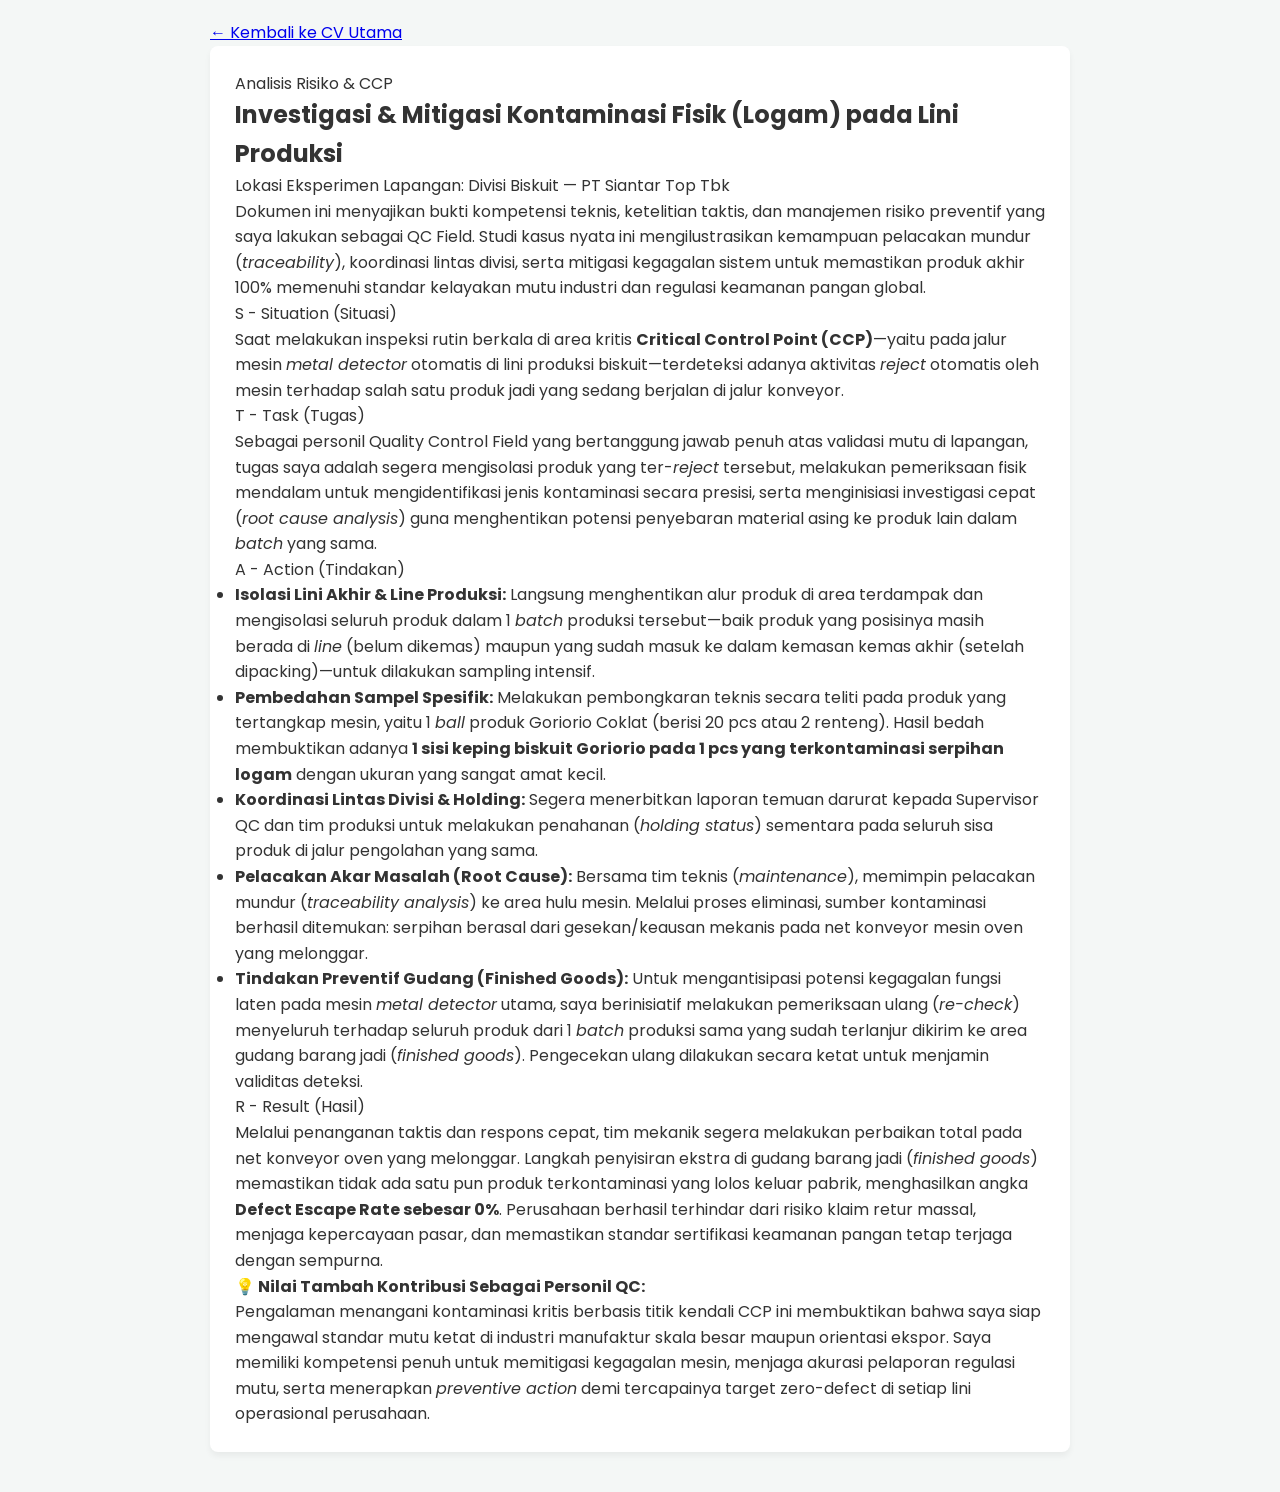
<file: portfolio.html>
<!doctype html>
<html lang="id">
  <head>
    <meta charset="UTF-8" />
    <meta name="viewport" content="width=device-width, initial-scale=1.0" />
    <title>Portofolio Mutu & Keamanan Pangan - Akmal Fahrayzi</title>

    <link rel="stylesheet" href="style.css" />
    <link
      href="https://fonts.googleapis.com/css2?family=Poppins:wght@300;400;500;600;700&display=swap"
      rel="stylesheet"
    />
  </head>
  <body>
    <div class="container portfolio-container">
      <a href="index.html" class="portfolio-back-btn">← Kembali ke CV Utama</a>

      <div class="card portfolio-main-card">
        <div class="portfolio-header">
          <span class="portfolio-badge">Analisis Risiko & CCP</span>
          <h2>
            Investigasi & Mitigasi Kontaminasi Fisik (Logam) pada Lini Produksi
          </h2>
          <p class="portfolio-meta">
            Lokasi Eksperimen Lapangan: Divisi Biskuit — PT Siantar Top Tbk
          </p>
        </div>

        <p class="portfolio-intro">
          Dokumen ini menyajikan bukti kompetensi teknis, ketelitian taktis, dan
          manajemen risiko preventif yang saya lakukan sebagai QC Field. Studi
          kasus nyata ini mengilustrasikan kemampuan pelacakan mundur
          (<em>traceability</em>), koordinasi lintas divisi, serta mitigasi
          kegagalan sistem untuk memastikan produk akhir 100% memenuhi standar
          kelayakan mutu industri dan regulasi keamanan pangan global.
        </p>

        <div class="star-grid">
          <div class="star-box border-navy">
            <span class="star-label label-navy">S - Situation (Situasi)</span>
            <p>
              Saat melakukan inspeksi rutin berkala di area kritis
              <strong>Critical Control Point (CCP)</strong>—yaitu pada jalur
              mesin <em>metal detector</em> otomatis di lini produksi
              biskuit—terdeteksi adanya aktivitas <em>reject</em> otomatis oleh
              mesin terhadap salah satu produk jadi yang sedang berjalan di
              jalur konveyor.
            </p>
          </div>

          <div class="star-box border-navy">
            <span class="star-label label-navy">T - Task (Tugas)</span>
            <p>
              Sebagai personil Quality Control Field yang bertanggung jawab
              penuh atas validasi mutu di lapangan, tugas saya adalah segera
              mengisolasi produk yang ter-<em>reject</em> tersebut, melakukan
              pemeriksaan fisik mendalam untuk mengidentifikasi jenis
              kontaminasi secara presisi, serta menginisiasi investigasi cepat
              (<em>root cause analysis</em>) guna menghentikan potensi
              penyebaran material asing ke produk lain dalam <em>batch</em> yang
              sama.
            </p>
          </div>

          <div class="star-box border-navy">
            <span class="star-label label-navy">A - Action (Tindakan)</span>
            <ul class="star-action-list">
              <li>
                <strong>Isolasi Lini Akhir &amp; Line Produksi:</strong>
                Langsung menghentikan alur produk di area terdampak dan
                mengisolasi seluruh produk dalam 1 <em>batch</em> produksi
                tersebut—baik produk yang posisinya masih berada di
                <em>line</em> (belum dikemas) maupun yang sudah masuk ke dalam
                kemasan kemas akhir (setelah dipacking)—untuk dilakukan sampling
                intensif.
              </li>
              <li>
                <strong>Pembedahan Sampel Spesifik:</strong> Melakukan
                pembongkaran teknis secara teliti pada produk yang tertangkap
                mesin, yaitu 1 <em>ball</em> produk Goriorio Coklat (berisi 20
                pcs atau 2 renteng). Hasil bedah membuktikan adanya
                <strong
                  >1 sisi keping biskuit Goriorio pada 1 pcs yang terkontaminasi
                  serpihan logam</strong
                >
                dengan ukuran yang sangat amat kecil.
              </li>
              <li>
                <strong>Koordinasi Lintas Divisi &amp; Holding:</strong> Segera
                menerbitkan laporan temuan darurat kepada Supervisor QC dan tim
                produksi untuk melakukan penahanan (<em>holding status</em>)
                sementara pada seluruh sisa produk di jalur pengolahan yang
                sama.
              </li>
              <li>
                <strong>Pelacakan Akar Masalah (Root Cause):</strong> Bersama
                tim teknis (<em>maintenance</em>), memimpin pelacakan mundur
                (<em>traceability analysis</em>) ke area hulu mesin. Melalui
                proses eliminasi, sumber kontaminasi berhasil ditemukan:
                serpihan berasal dari gesekan/keausan mekanis pada net konveyor
                mesin oven yang melonggar.
              </li>
              <li>
                <strong>Tindakan Preventif Gudang (Finished Goods):</strong>
                Untuk mengantisipasi potensi kegagalan fungsi laten pada mesin
                <em>metal detector</em> utama, saya berinisiatif melakukan
                pemeriksaan ulang (<em>re-check</em>) menyeluruh terhadap
                seluruh produk dari 1 <em>batch</em> produksi sama yang sudah
                terlanjur dikirim ke area gudang barang jadi (<em
                  >finished goods</em
                >). Pengecekan ulang dilakukan secara ketat untuk menjamin
                validitas deteksi.
              </li>
            </ul>
          </div>

          <div class="star-box border-orange">
            <span class="star-label label-orange">R - Result (Hasil)</span>
            <p>
              Melalui penanganan taktis dan respons cepat, tim mekanik segera
              melakukan perbaikan total pada net konveyor oven yang melonggar.
              Langkah penyisiran ekstra di gudang barang jadi (<em
                >finished goods</em
              >) memastikan tidak ada satu pun produk terkontaminasi yang lolos
              keluar pabrik, menghasilkan angka
              <strong>Defect Escape Rate sebesar 0%</strong>. Perusahaan
              berhasil terhindar dari risiko klaim retur massal, menjaga
              kepercayaan pasar, dan memastikan standar sertifikasi keamanan
              pangan tetap terjaga dengan sempurna.
            </p>
          </div>
        </div>

        <div class="portfolio-value-box">
          <h4>💡 Nilai Tambah Kontribusi Sebagai Personil QC:</h4>
          <p>
            Pengalaman menangani kontaminasi kritis berbasis titik kendali CCP
            ini membuktikan bahwa saya siap mengawal standar mutu ketat di
            industri manufaktur skala besar maupun orientasi ekspor. Saya
            memiliki kompetensi penuh untuk memitigasi kegagalan mesin, menjaga
            akurasi pelaporan regulasi mutu, serta menerapkan
            <em>preventive action</em> demi tercapainya target zero-defect di
            setiap lini operasional perusahaan.
          </p>
        </div>
      </div>
    </div>

    <script src="script.js" defer></script>
  </body>
</html>
</file>
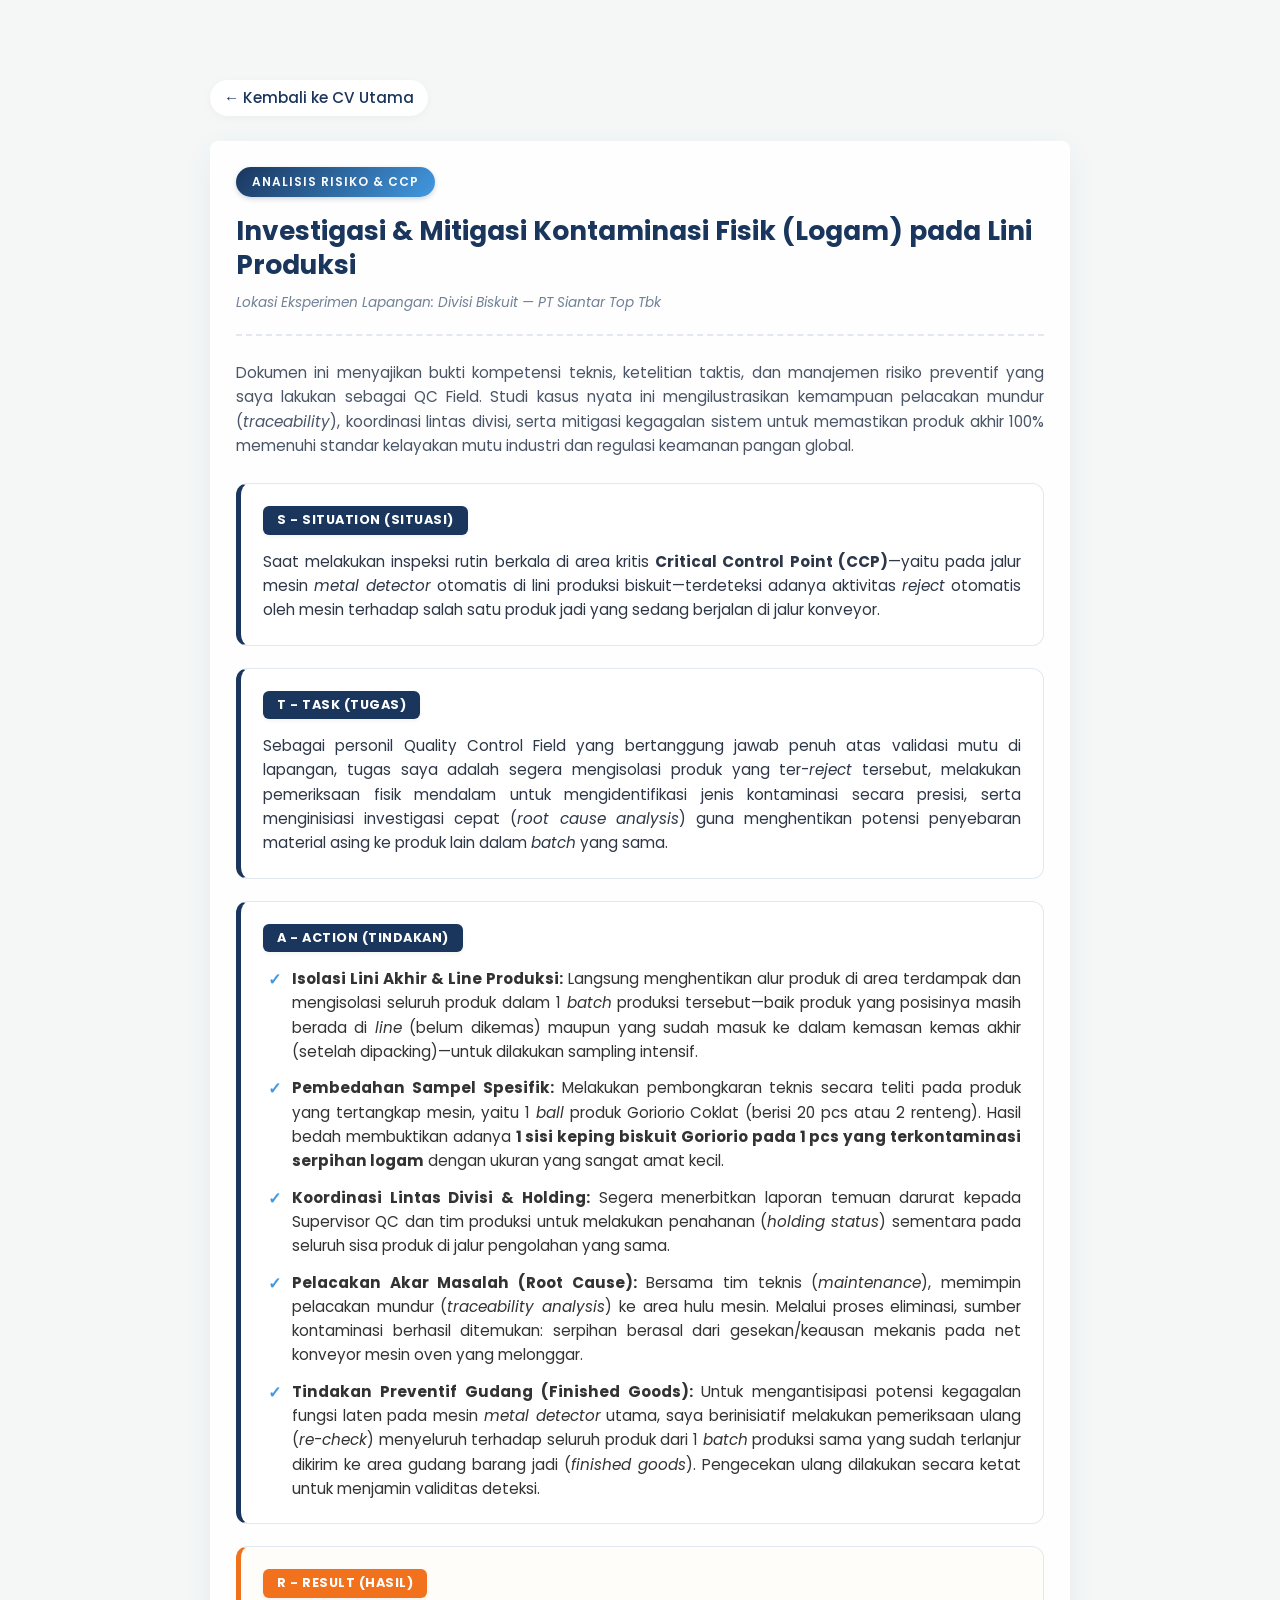
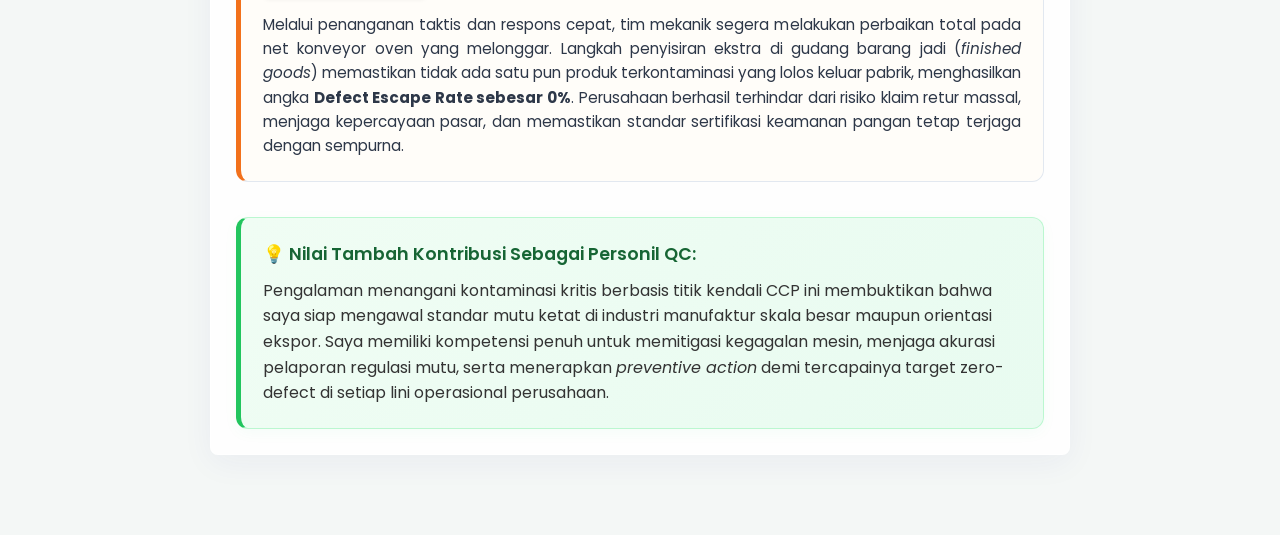
<file: portfolios/mitigasi-logam.html>
<!doctype html>
<html lang="id">
  <head>
    <meta charset="UTF-8" />
    <meta name="viewport" content="width=device-width, initial-scale=1.0" />
    <title>Portofolio Mutu & Keamanan Pangan - Akmal Fahrayzi</title>

    <link rel="stylesheet" href="portfolio-style.css" />
    <link
      href="https://fonts.googleapis.com/css2?family=Poppins:wght@300;400;500;600;700&display=swap"
      rel="stylesheet"
    />
  </head>
  <body>
    <div class="container portfolio-container">
      <a href="../index.html" class="portfolio-back-btn"
        >← Kembali ke CV Utama</a
      >

      <div class="card portfolio-main-card">
        <div class="portfolio-header">
          <span class="portfolio-badge">Analisis Risiko & CCP</span>
          <h2>
            Investigasi & Mitigasi Kontaminasi Fisik (Logam) pada Lini Produksi
          </h2>
          <p class="portfolio-meta">
            Lokasi Eksperimen Lapangan: Divisi Biskuit — PT Siantar Top Tbk
          </p>
        </div>

        <p class="portfolio-intro">
          Dokumen ini menyajikan bukti kompetensi teknis, ketelitian taktis, dan
          manajemen risiko preventif yang saya lakukan sebagai QC Field. Studi
          kasus nyata ini mengilustrasikan kemampuan pelacakan mundur
          (<em>traceability</em>), koordinasi lintas divisi, serta mitigasi
          kegagalan sistem untuk memastikan produk akhir 100% memenuhi standar
          kelayakan mutu industri dan regulasi keamanan pangan global.
        </p>

        <div class="star-grid">
          <div class="star-box border-navy">
            <span class="star-label label-navy">S - Situation (Situasi)</span>
            <p>
              Saat melakukan inspeksi rutin berkala di area kritis
              <strong>Critical Control Point (CCP)</strong>—yaitu pada jalur
              mesin <em>metal detector</em> otomatis di lini produksi
              biskuit—terdeteksi adanya aktivitas <em>reject</em> otomatis oleh
              mesin terhadap salah satu produk jadi yang sedang berjalan di
              jalur konveyor.
            </p>
          </div>

          <div class="star-box border-navy">
            <span class="star-label label-navy">T - Task (Tugas)</span>
            <p>
              Sebagai personil Quality Control Field yang bertanggung jawab
              penuh atas validasi mutu di lapangan, tugas saya adalah segera
              mengisolasi produk yang ter-<em>reject</em> tersebut, melakukan
              pemeriksaan fisik mendalam untuk mengidentifikasi jenis
              kontaminasi secara presisi, serta menginisiasi investigasi cepat
              (<em>root cause analysis</em>) guna menghentikan potensi
              penyebaran material asing ke produk lain dalam <em>batch</em> yang
              sama.
            </p>
          </div>

          <div class="star-box border-navy">
            <span class="star-label label-navy">A - Action (Tindakan)</span>
            <ul class="star-action-list">
              <li>
                <strong>Isolasi Lini Akhir &amp; Line Produksi:</strong>
                Langsung menghentikan alur produk di area terdampak dan
                mengisolasi seluruh produk dalam 1 <em>batch</em> produksi
                tersebut—baik produk yang posisinya masih berada di
                <em>line</em> (belum dikemas) maupun yang sudah masuk ke dalam
                kemasan kemas akhir (setelah dipacking)—untuk dilakukan sampling
                intensif.
              </li>
              <li>
                <strong>Pembedahan Sampel Spesifik:</strong> Melakukan
                pembongkaran teknis secara teliti pada produk yang tertangkap
                mesin, yaitu 1 <em>ball</em> produk Goriorio Coklat (berisi 20
                pcs atau 2 renteng). Hasil bedah membuktikan adanya
                <strong
                  >1 sisi keping biskuit Goriorio pada 1 pcs yang terkontaminasi
                  serpihan logam</strong
                >
                dengan ukuran yang sangat amat kecil.
              </li>
              <li>
                <strong>Koordinasi Lintas Divisi &amp; Holding:</strong> Segera
                menerbitkan laporan temuan darurat kepada Supervisor QC dan tim
                produksi untuk melakukan penahanan (<em>holding status</em>)
                sementara pada seluruh sisa produk di jalur pengolahan yang
                sama.
              </li>
              <li>
                <strong>Pelacakan Akar Masalah (Root Cause):</strong> Bersama
                tim teknis (<em>maintenance</em>), memimpin pelacakan mundur
                (<em>traceability analysis</em>) ke area hulu mesin. Melalui
                proses eliminasi, sumber kontaminasi berhasil ditemukan:
                serpihan berasal dari gesekan/keausan mekanis pada net konveyor
                mesin oven yang melonggar.
              </li>
              <li>
                <strong>Tindakan Preventif Gudang (Finished Goods):</strong>
                Untuk mengantisipasi potensi kegagalan fungsi laten pada mesin
                <em>metal detector</em> utama, saya berinisiatif melakukan
                pemeriksaan ulang (<em>re-check</em>) menyeluruh terhadap
                seluruh produk dari 1 <em>batch</em> produksi sama yang sudah
                terlanjur dikirim ke area gudang barang jadi (<em
                  >finished goods</em
                >). Pengecekan ulang dilakukan secara ketat untuk menjamin
                validitas deteksi.
              </li>
            </ul>
          </div>

          <div class="star-box border-orange">
            <span class="star-label label-orange">R - Result (Hasil)</span>
            <p>
              Melalui penanganan taktis dan respons cepat, tim mekanik segera
              melakukan perbaikan total pada net konveyor oven yang melonggar.
              Langkah penyisiran ekstra di gudang barang jadi (<em
                >finished goods</em
              >) memastikan tidak ada satu pun produk terkontaminasi yang lolos
              keluar pabrik, menghasilkan angka
              <strong>Defect Escape Rate sebesar 0%</strong>. Perusahaan
              berhasil terhindar dari risiko klaim retur massal, menjaga
              kepercayaan pasar, dan memastikan standar sertifikasi keamanan
              pangan tetap terjaga dengan sempurna.
            </p>
          </div>
        </div>

        <div class="portfolio-value-box">
          <h4>💡 Nilai Tambah Kontribusi Sebagai Personil QC:</h4>
          <p>
            Pengalaman menangani kontaminasi kritis berbasis titik kendali CCP
            ini membuktikan bahwa saya siap mengawal standar mutu ketat di
            industri manufaktur skala besar maupun orientasi ekspor. Saya
            memiliki kompetensi penuh untuk memitigasi kegagalan mesin, menjaga
            akurasi pelaporan regulasi mutu, serta menerapkan
            <em>preventive action</em> demi tercapainya target zero-defect di
            setiap lini operasional perusahaan.
          </p>
        </div>
      </div>
    </div>

    <script src="portfolio-script.js" defer></script>
  </body>
</html>
</file>
<file: style.css>
/* ==========================================================================
   1. ARCHITECTURE BASE & CORE SYSTEM (RESET & GLOBAL SETUP)
   ========================================================================== */
* {
  margin: 0;
  padding: 0;
  box-sizing: border-box; /* Mencegah padding dan border merusak layout total dimensi elemen */
}

html {
  scroll-behavior: smooth; /* Efek transisi gulir halus bawaan web browser saat melompat sauh */
}

body {
  font-family: "Poppins", sans-serif;
  background-color: #f4f7f6; /* Warna latar belakang abu-abu terang netral yang nyaman di mata */
  color: #333333;
  line-height: 1.6;
}

/* Pembungkus konten utama dengan batas lebar maksimal standar industri */
.container {
  max-width: 900px;
  margin: 0 auto;
  padding: 20px;
}

/* ==========================================================================
   2. STYLING NAVIGATION BAR (PREMIUM GLASSMORPHISM DESIGN)
   ========================================================================== */
.navbar {
  position: fixed;
  top: 0;
  width: 100%;
  background-color: rgba(
    255,
    255,
    255,
    0.8
  ); /* Transparansi dasar pembentuk efek kaca */
  backdrop-filter: blur(
    10px
  ); /* Efek buram latar belakang premium khas iOS/Glassmorphism */
  -webkit-backdrop-filter: blur(10px);
  box-shadow: 0 4px 30px rgba(0, 0, 0, 0.03);
  border-bottom: 1px solid rgba(255, 255, 255, 0.4);
  z-index: 1000; /* Menjamin posisi navigasi selalu berada di lapisan paling atas */
}

.nav-container {
  display: flex;
  justify-content: space-between;
  align-items: center;
  max-width: 1100px;
  margin: 0 auto;
  padding: 10px 20px;
}

/* Penjagaan bingkai lingkar foto profil logo pada navbar */
.logo-container {
  display: flex;
  align-items: center;
}

.nav-logo-img {
  width: 44px;
  height: 44px;
  border-radius: 50%;
  object-fit: cover;
  object-position: 50% 0%;
  border: 2px solid #4299e1; /* Aksen bingkai biru langit */
  box-shadow: 0 2px 8px rgba(0, 0, 0, 0.1);
}

.nav-links {
  list-style: none;
  display: flex;
  gap: 20px;
}

.nav-links a {
  text-decoration: none;
  color: #4a5568;
  font-weight: 500;
  font-size: 0.95rem;
  position: relative;
  padding: 5px 0;
  transition: color 0.3s ease;
}

.nav-links a:hover {
  color: #4299e1;
}

/* Animasi garis bawah interaktif melebar dari tengah ke samping saat di-hover */
.nav-links a::after {
  content: "";
  position: absolute;
  width: 100%;
  transform: scaleX(0);
  height: 2px;
  bottom: 0;
  left: 0;
  background-color: #4299e1;
  transform-origin: bottom right;
  transition: transform 0.25s ease-out;
}

.nav-links a:hover::after {
  transform: scaleX(1);
  transform-origin: bottom left;
}

/* ==========================================================================
   3. HERO BANNER SYSTEM (SPLIT LAYOUT & TWIN ORBITAL ROTATION)
   ========================================================================== */
.hero {
  background-color: #1a365d; /* Warna biru navy korporat profesional */
  color: #ffffff;
  padding: 80px 0;
  margin-top: 64px; /* Mencegah teks tertutup oleh navbar yang melayang melintasi layar */
}

.hero-container {
  display: flex;
  max-width: 1100px;
  margin: 0 auto;
  padding: 0 20px;
  align-items: center;
  justify-content: space-between;
  gap: 40px;
}

.hero-text-side {
  flex: 1;
}

.hero-text-side h1 {
  font-size: 2.5rem;
  font-weight: 700;
  margin-bottom: 10px;
  line-height: 1.2;
}

.hero-text-side .highlight {
  color: #4299e1; /* Warna sorotan biru muda cerah */
}

.hero-text-side .role {
  font-size: 1.2rem;
  color: #e2e8f0;
  font-weight: 400;
}

.hero-buttons {
  margin-top: 25px;
  display: flex;
  gap: 15px;
}

.btn-secondary {
  display: inline-block;
  padding: 10px 20px;
  border: 2px solid #4299e1;
  color: #4299e1;
  text-decoration: none;
  border-radius: 25px;
  font-weight: 500;
  transition: all 0.3s ease;
}

.btn-secondary:hover {
  background-color: #4299e1;
  color: #ffffff;
  transform: translateY(-2px);
}

/* Animasi orbital ganda berputar berlawanan untuk menjaga titik pandang foto profil */
.hero-image-side {
  flex: 1;
  display: flex;
  justify-content: center;
}

.profile-img-container {
  position: relative;
  padding: 8px;
  border: 2px dashed rgba(66, 153, 225, 0.5);
  border-radius: 50%;
  animation: spin 20s linear infinite; /* Putaran searah jarum jam untuk ring luar */
}

.profile-img {
  width: 200px;
  height: 200px;
  border-radius: 50%;
  object-fit: cover;
  object-position: 50% 10%;
  border: 5px solid #ffffff;
  box-shadow: 0 10px 25px rgba(0, 0, 0, 0.3);
  animation: unspin 20s linear infinite; /* Putaran balik arah agar wajah foto tetap tegak lurus */
}

/* Logika Animasi Perputaran Mekanis */
@keyframes spin {
  100% {
    transform: rotate(360deg);
  }
}
@keyframes unspin {
  100% {
    transform: rotate(-360deg);
  }
}

/* ==========================================================================
   4. CARD BASE SYSTEM (SISTEM STRUKTUR KARTU KONTEN)
   ========================================================================== */
.section {
  padding: 40px 0 10px 0;
}

.section-title {
  font-size: 1.8rem;
  color: #1a365d;
  margin-bottom: 20px;
}

/* Pembentuk garis bawah aksen dekoratif tebal di bawah judul section */
.section-title::after {
  content: "";
  display: block;
  width: 40px;
  height: 4px;
  background-color: #4299e1;
  margin-top: 8px;
  border-radius: 2px;
}

.card {
  background-color: #ffffff;
  padding: 25px;
  border-radius: 8px;
  box-shadow: 0 4px 6px rgba(0, 0, 0, 0.05);
  margin-bottom: 20px;
}

#tentang .card p {
  text-align: justify;
}

/* ==========================================================================
   5. VERTICAL TIMELINE LAYOUT (PENGALAMAN KERJA & LIST TUGAS)
   ========================================================================== */
.timeline-item {
  position: relative;
  margin-bottom: 30px;
}
.timeline-header {
  display: flex;
  justify-content: space-between;
  margin-bottom: 5px;
}

.timeline-header h3 {
  font-size: 1.2rem;
  color: #2d3748;
}

.timeline-date {
  background-color: #e2e8f0;
  color: #4a5568;
  padding: 5px 15px;
  border-radius: 15px;
  font-size: 0.85rem;
  font-weight: 600;
}

.job-title {
  color: #4299e1;
  font-weight: 600;
  margin-bottom: 10px;
  font-size: 0.95rem;
}

/* Struktur Unordered List (ul) untuk pembagian tugas operasional agar rapi dan scannable */
.job-task-list {
  padding-left: 15px;
  margin-top: 5px;
}

.job-task-list li {
  color: #4a5568;
  font-size: 0.95rem;
  margin-bottom: 8px;
  text-align: justify;
  list-style-type: disc; /* Bentuk lingkaran peluru standar */
}

.job-task-list li:last-child {
  margin-bottom: 0;
}

/* Pembungkus tombol interaktif di bawah rincian tugas */
.portfolio-btn-container {
  margin-top: 20px;
}

.btn-portfolio {
  padding: 8px 16px;
  font-size: 0.85rem;
  background-color: #1a365d;
  text-decoration: none;
  color: #ffffff;
  border-radius: 6px;
  display: inline-flex;
  align-items: center;
  gap: 6px;
  font-weight: 500;
  box-shadow: 0 4px 10px rgba(26, 54, 93, 0.15);
  transition: all 0.3s cubic-bezier(0.165, 0.84, 0.44, 1);
}

.btn-portfolio:hover {
  background-color: #4299e1;
  color: #ffffff;
  transform: translateY(-2px);
  box-shadow: 0 6px 15px rgba(66, 153, 225, 0.3);
}

/* ==========================================================================
   6. EDUCATION, CERTIFICATION, & CONTACT ACTIONS
   ========================================================================== */
.certification-grid {
  display: grid;
  grid-template-columns: repeat(auto-fit, minmax(300px, 1fr));
  gap: 20px;
  margin-top: 20px;
  align-items: stretch; /* PERBAIKAN: Menyamakan tinggi semua card sertifikasi otomatis */
}

.certification-card {
  display: flex;
  flex-direction: column;
  justify-content: space-between; /* Mengatur susunan komponen agar tombol tetap rata bawah */
  margin-bottom: 0;
  height: 100%;
}

.certification-issuer {
  font-size: 0.85rem;
  color: #666;
  font-weight: 500;
  margin-bottom: 8px;
}

.certification-detail {
  font-size: 0.9rem;
  color: #555;
  margin-bottom: 15px;
  flex-grow: 1; /* Pendorong otomatis komponen di bawahnya */
}

.certification-action {
  margin-top: auto;
}

.btn-certificate {
  display: inline-flex;
  align-items: center;
  padding: 8px 16px;
  background-color: rgba(255, 255, 255, 0.7);
  color: #333;
  text-decoration: none;
  font-size: 0.85rem;
  font-weight: 500;
  border: 1px solid rgba(0, 0, 0, 0.1);
  border-radius: 6px;
  transition: all 0.3s cubic-bezier(0.165, 0.84, 0.44, 1);
  backdrop-filter: blur(4px);
  -webkit-backdrop-filter: blur(4px);
  width: 100%;
  justify-content: center;
}

.cert-icon {
  margin-right: 8px;
  transition: transform 0.3s ease;
}

.btn-certificate:not(.is-pending):hover {
  background-color: #333;
  color: #fff;
  border-color: #333;
  transform: translateY(-2px);
  box-shadow: 0 4px 12px rgba(0, 0, 0, 0.1);
}

.btn-certificate:not(.is-pending):hover .cert-icon {
  transform: translateY(1px);
}

.btn-certificate.is-pending {
  background-color: rgba(0, 0, 0, 0.03);
  color: #999;
  border: 1px dashed rgba(0, 0, 0, 0.15);
  cursor: not-allowed;
  backdrop-filter: none;
  -webkit-backdrop-filter: none;
}

.btn-certificate.is-pending:hover {
  transform: none;
  box-shadow: none;
  background-color: rgba(0, 0, 0, 0.03);
  color: #999;
  border-color: rgba(0, 0, 0, 0.15);
}

.edu-header {
  display: flex;
  justify-content: space-between;
  align-items: center;
}

.edu-badge {
  background-color: #e2e8f0;
  color: #4a5568;
  padding: 5px 15px;
  border-radius: 15px;
  font-size: 0.85rem;
  font-weight: 600;
}

.contact-card {
  text-align: center;
}

.btn-contact {
  display: inline-block;
  text-decoration: none;
  padding: 8px 16px;
  border-radius: 4px;
  font-weight: 500;
  font-size: 0.9rem;
  transition: all 0.3s ease;
}

.email-btn {
  background-color: #ebf8ff;
  color: #2b6cb0;
  border: 1px solid #bee3f8;
}
.email-btn:hover {
  background-color: #2b6cb0;
  color: #ffffff;
}

.wa-btn {
  background-color: #e6fffa;
  color: #234e52;
  border: 1px solid #b2f5ea;
}
.wa-btn:hover {
  background-color: #234e52;
  color: #ffffff;
}

.contact-grid {
  display: grid;
  grid-template-columns: repeat(auto-fit, minmax(250px, 1fr));
  gap: 20px;
  align-items: stretch; /* PERBAIKAN: Menyamakan tinggi semua card kontak (Alamat & Minat) */
}

.contact-grid .contact-card {
  margin-bottom: 0;
  text-align: left;
}

.contact-card h3 {
  color: #1a365d;
  font-size: 1.1rem;
  margin-bottom: 5px;
}

/* ==========================================================================
   7. FOOTER SYSTEM & BACK TO TOP UTILITY
   ========================================================================== */
footer {
  text-align: center;
  padding: 40px 0;
  background-color: #1a365d;
  color: #a0aec0;
  margin-top: 60px;
  font-size: 0.9rem;
}

#backToTop {
  display: none; /* Diatur dinamis lewat Javascript */
  position: fixed;
  bottom: 30px;
  right: 30px;
  z-index: 99;
  background-color: #1a365d;
  color: #ffffff;
  border: none;
  outline: none;
  cursor: pointer;
  padding: 10px 15px;
  border-radius: 50%;
  font-size: 1.2rem;
  box-shadow: 0 4px 6px rgba(0, 0, 0, 0.1);
  transition: all 0.3s ease;
}

#backToTop:hover {
  background-color: #4299e1;
  transform: translateY(-3px);
}

/* ==========================================================================
   8. MEDIA QUERIES (SISTEM RESPONSIVITAS HANDPHONE)
   ========================================================================== */
@media (max-width: 768px) {
  .nav-container {
    flex-direction: column;
    gap: 12px;
    padding: 12px 10px;
  }

  .nav-links {
    gap: 10px;
    flex-wrap: wrap;
    justify-content: center;
    width: 100%;
  }

  .nav-links a {
    font-size: 0.85rem;
    padding: 6px 10px;
    background-color: rgba(66, 153, 225, 0.08);
    border-radius: 15px;
    display: inline-block;
  }

  .nav-links a:hover {
    background-color: #4299e1;
    color: #ffffff !important;
  }

  .nav-links a::after {
    display: none;
  }

  .hero {
    margin-top: 110px;
    padding: 50px 0;
  }

  .hero-container {
    flex-direction: column;
    text-align: center;
  }

  .hero-text-side h1 {
    font-size: 2.1rem;
  }

  .hero-buttons {
    justify-content: center;
  }

  .profile-img {
    width: 170px;
    height: 170px;
  }

  .timeline-header {
    flex-direction: column;
    align-items: flex-start;
    gap: 4px;
  }

  .timeline-date {
    margin-top: 2px;
  }
}

@media (max-width: 768px) {
  .hero-container {
    flex-direction: column;
    text-align: center;
  }
  .hero-buttons {
    justify-content: center;
  }
  .timeline-header {
    flex-direction: column;
  }
  .timeline-date {
    margin-top: 5px;
  }
}

/* SYSTEM STATE: Kondisi awal animasi pemicu scroll fade-in JS */
.fade-in {
  opacity: 0;
  transform: translateY(30px);
  transition:
    opacity 0.8s ease-out,
    transform 0.8s ease-out;
}

.fade-in.appear {
  opacity: 1;
  transform: translateY(0);
}

/* Extracted Migration Classes */
.edu-sub {
  font-size: 1rem;
}
.edu-meta {
  font-size: 1rem;
}
.edu-org-title {
  margin-top: 15px;
  font-weight: 500;
}
.edu-org-desc {
  font-size: 0.95rem;
  color: #4a5568;
  text-align: justify;
}
.contact-space-email {
  margin-bottom: 20px;
}
.contact-space-wa {
  margin-top: 10px;
}
</file>
<file: portfolios/portfolio-style.css>
/* ==========================================================================
   1. ARCHITECTURE BASE & CORE SYSTEM (RESET & GLOBAL SETUP)
   ========================================================================== */
* {
  margin: 0;
  padding: 0;
  box-sizing: border-box;
}

html {
  scroll-behavior: smooth;
}

body {
  font-family: "Poppins", sans-serif;
  background-color: #f4f7f6;
  color: #333333;
  line-height: 1.6;
}

.container {
  max-width: 900px;
  margin: 0 auto;
  padding: 20px;
}

/* ==========================================================================
   2. CARD BASE SYSTEM
   ========================================================================== */
.card {
  background-color: #ffffff;
  padding: 25px;
  border-radius: 8px;
  box-shadow: 0 4px 6px rgba(0, 0, 0, 0.05);
  margin-bottom: 20px;
}

/* ==========================================================================
   3. PORTOFOLIO EXTENSION SPECIFIC DESIGN (MITIGASI-LOGAM.HTML)
   ========================================================================== */
.portfolio-container {
  margin-top: 60px;
  margin-bottom: 40px;
}

.portfolio-main-card {
  border-top: 5px solid #1a365d;
  position: relative;
  overflow: hidden;
  background: rgba(255, 255, 255, 0.85);
  backdrop-filter: blur(10px);
  -webkit-backdrop-filter: blur(10px);
  border: 1px solid rgba(255, 255, 255, 0.5);
  box-shadow: 0 8px 32px 0 rgba(31, 38, 135, 0.05);
}

.portfolio-back-btn {
  display: inline-flex;
  align-items: center;
  gap: 8px;
  color: #1a365d;
  text-decoration: none;
  font-weight: 500;
  font-size: 0.95rem;
  margin-bottom: 25px;
  transition: all 0.3s ease;
  padding: 6px 14px;
  background: #ffffff;
  border-radius: 20px;
  box-shadow: 0 2px 8px rgba(0, 0, 0, 0.04);
}

.portfolio-back-btn:hover {
  color: #4299e1;
  transform: translateX(-5px);
  box-shadow: 0 4px 12px rgba(66, 153, 225, 0.15);
}

.portfolio-header {
  margin-bottom: 25px;
  border-bottom: 2px dashed #e2e8f0;
  padding-bottom: 20px;
}

.portfolio-badge {
  background: linear-gradient(135deg, #1a365d, #4299e1);
  color: #ffffff;
  padding: 5px 16px;
  border-radius: 20px;
  font-size: 0.75rem;
  font-weight: 600;
  text-transform: uppercase;
  letter-spacing: 1px;
  display: inline-block;
  margin-bottom: 12px;
  box-shadow: 0 2px 5px rgba(26, 54, 93, 0.2);
}

.portfolio-header h2 {
  color: #1a365d;
  font-size: 1.65rem;
  font-weight: 700;
  line-height: 1.3;
  margin: 5px 0 10px 0;
}

.portfolio-meta {
  font-size: 0.85rem;
  color: #718096;
  font-style: italic;
}

.portfolio-intro {
  font-size: 0.95rem;
  color: #4a5568;
  margin-bottom: 25px;
  text-align: justify;
}

/* SYSTEM STRUKTUR KARTU METODE STAR */
.star-grid {
  display: flex;
  flex-direction: column;
  gap: 22px;
  margin-top: 25px;
}

.star-box {
  background-color: #ffffff;
  border: 1px solid #e2e8f0;
  padding: 22px;
  border-radius: 12px;
  position: relative;
  transition: all 0.4s cubic-bezier(0.165, 0.84, 0.44, 1);
  cursor: default;
}

.star-box:hover {
  transform: translateY(-3px) scale(1.01);
  box-shadow: 0 12px 20px rgba(26, 54, 93, 0.06);
}

.border-navy {
  border-left: 5px solid #1a365d;
}

.border-orange {
  border-left: 5px solid #f2711c;
  background-color: #fffdf9;
}

.border-orange:hover {
  box-shadow: 0 12px 20px rgba(242, 113, 28, 0.08);
}

.star-label {
  display: inline-block;
  font-weight: 700;
  font-size: 0.8rem;
  padding: 4px 14px;
  border-radius: 6px;
  color: #ffffff;
  margin-bottom: 15px;
  text-transform: uppercase;
  letter-spacing: 0.5px;
  box-shadow: 0 2px 4px rgba(0, 0, 0, 0.05);
}

.label-navy {
  background-color: #1a365d;
}

.label-orange {
  background-color: #f2711c;
}

.star-box p {
  font-size: 0.95rem;
  color: #2d3748;
  text-align: justify;
  margin: 0;
}

/* CUSTOM LIST UNTUK ACTION (TINDAKAN) */
.star-action-list {
  padding-left: 5px;
  list-style: none;
}

.star-action-list li {
  font-size: 0.95rem;
  position: relative;
  padding-left: 24px;
  margin-bottom: 12px;
  line-height: 1.6;
  text-align: justify;
}

.star-action-list li::before {
  content: "✓";
  position: absolute;
  left: 0;
  top: 0;
  color: #4299e1;
  font-weight: bold;
  font-size: 1rem;
}

.star-action-list li:last-child {
  margin-bottom: 0;
}

/* SECTION KOTAK NILAI TAMBAH */
.portfolio-value-box {
  background: linear-gradient(135deg, #f0fdf4, #e8fbf0);
  border: 1px solid #bbf7d0;
  border-left: 5px solid #22c55e;
  padding: 22px;
  border-radius: 12px;
  margin-top: 35px;
  box-shadow: 0 4px 15px rgba(34, 197, 94, 0.04);
}

.portfolio-value-box h4 {
  color: #166534;
  font-size: 1.1rem;
  margin: 0 0 10px 0;
  font-weight: 600;
}

/* ==========================================================================
   4. MEDIA QUERIES (RESPONSIVITAS MOBILE TAMPILAN GADGET/HP)
   ========================================================================== */
@media (max-width: 768px) {
  .portfolio-container {
    margin-top: 30px;
  }

  .portfolio-header h2 {
    font-size: 1.35rem;
  }
}
</file>
